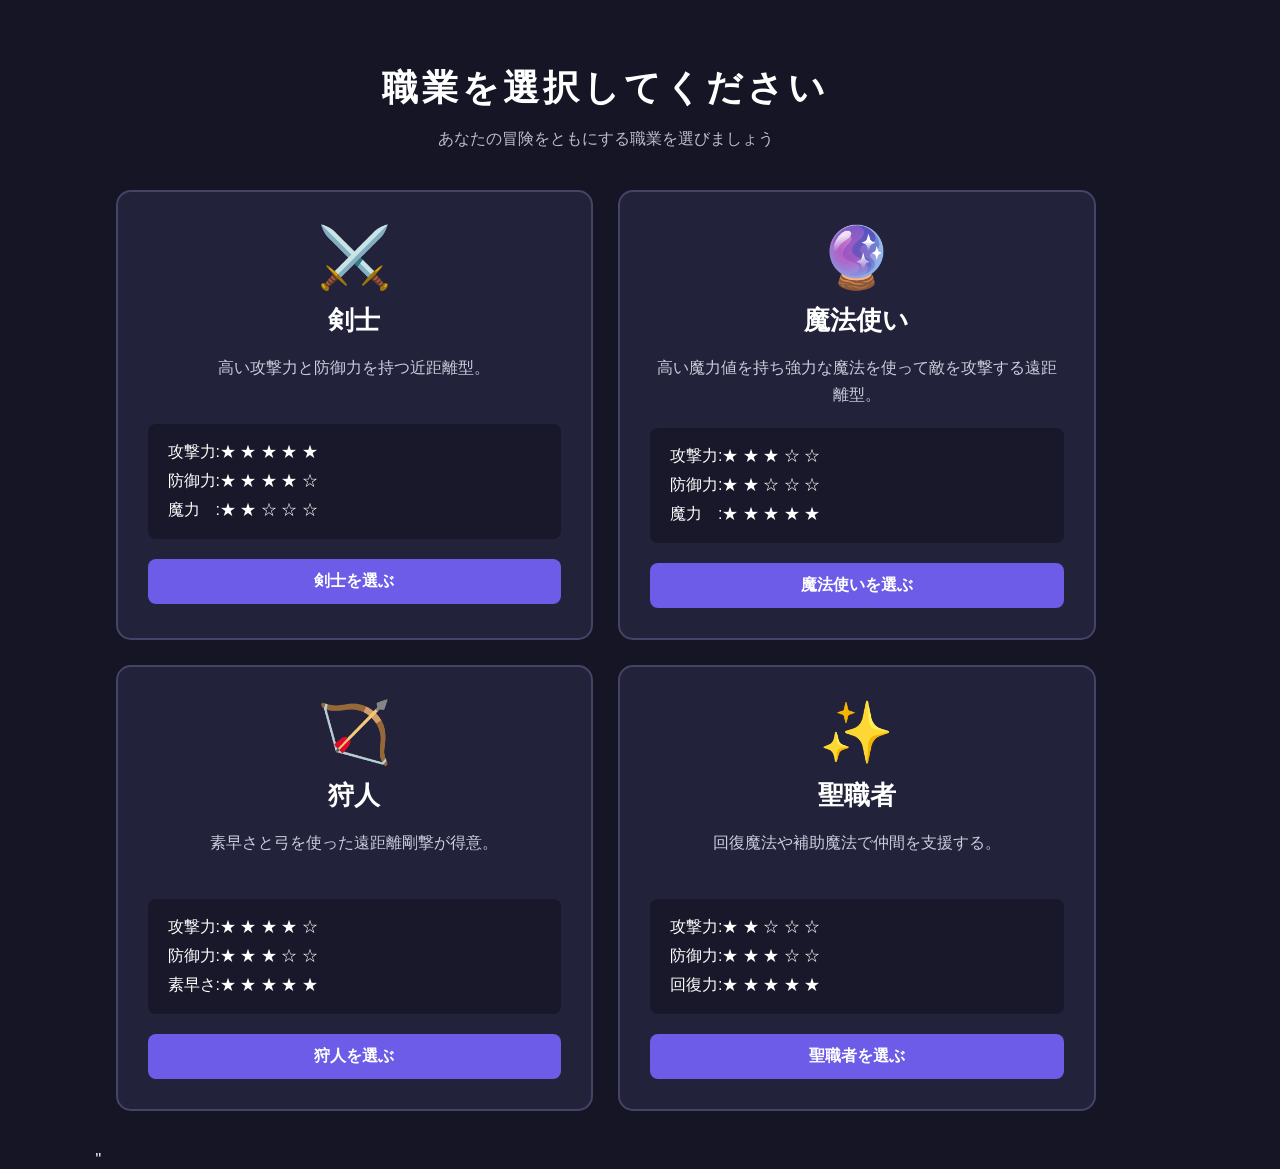
<file: job.html>
<doctype html>
<html lang="ja">
<head>
	<meta charset="UTF-8">
	<meta name="viewport" content="width=device-width, initial-scale=1.0">
	<title>職業選択</title>
	<link rel="stylesheet" href="job.css">
</head>

<body>
	<main class="job-container">

		<h1>職業を選択してください</h1>
		<p class="subtitle">あなたの冒険をともにする職業を選びましょう</p>

		<div class="job-list">

			<!-- 剣士 -->
			<div class="job-card">
				<div class="job-icon">⚔️ </div>
				<h2>剣士</h2>
				<p>高い攻撃力と防御力を持つ近距離型。</p>
				<div class="status">
					<p>攻撃力:★ ★ ★ ★ ★ </p>
					<p>防御力:★ ★ ★ ★ ☆ </p>
					<p>魔力　:★ ★ ☆ ☆ ☆ </p>
				</div>

				<button onclick="location.href='file:///home/n26015/Boxes/WebEx1/html_data/RPG/teame-E/choice3.html'">剣士を選ぶ</button>

			</div>

			<!-- 魔法使い -->
			<div class="job-card">
				<div class="job-icon">🔮</div>
				<h2>魔法使い</h2>
				<p>高い魔力値を持ち強力な魔法を使って敵を攻撃する遠距離型。</p>

				<div class="status">
					<p>攻撃力:★ ★ ★ ☆ ☆ </p>
					<p>防御力:★ ★ ☆ ☆ ☆ </p>
					<p>魔力　:★ ★ ★ ★ ★ </p>
				</div>

				<button onclick="location.href='file:///home/n26015/Boxes/WebEx1/html_data/RPG/teame-E/choice3.html'">魔法使いを選ぶ</button>
			</div>

			<!-- 狩人 -->
			<div class="job-card">
				<div class="job-icon">🏹</div>
				<h2>狩人</h2>
				<p>素早さと弓を使った遠距離剛撃が得意。</p>

				<div class="status">
					<p>攻撃力:★ ★ ★ ★ ☆ </p>
					<p>防御力:★ ★ ★ ☆ ☆ </p>
					<p>素早さ:★ ★ ★ ★ ★ </p>
				</div>

				<button onclick="location.href='file:///home/n26015/Boxes/WebEx1/html_data/RPG/teame-E/choice3.html'">狩人を選ぶ</button>
			</div>

			<!-- 聖職者 -->
			<div class="job-card">
				<div class="job-icon">✨</div>
				<h2>聖職者</h2>
				<p>回復魔法や補助魔法で仲間を支援する。</p>

				<div class="status">
					<p>攻撃力:★ ★ ☆ ☆ ☆ </p>
					<p>防御力:★ ★ ★ ☆ ☆ </p>
					<p>回復力:★ ★ ★ ★ ★ </p>
				</div>

				<button onclick="location.href='file:///home/n26015/Boxes/WebEx1/html_data/RPG/teame-E/choice3.html'">聖職者を選ぶ</button>
			</div>
		</div>

	</main>
</body>
"
</file>
<file: job.css>
/* ページ全体 *//
* {
    box-sizing: border-box;
}

body {
    margin: 0;
    min-height: 100vh;

    font-family: "Yu Gothic", "Meiryo", sans-serif;

    background: #151525;
    color: white;

    display: flex;
    justify-content: center;
    align-items: center;
}

/* 職業選択画面 */
.job-container {
    width: 90%;
    max-width: 1100px;

    text-align: center;

    padding: 40px 20px;
}

/* タイトル */
h1 {
    margin-bottom: 10px;

    font-size: 36px;
    letter-spacing: 4px;
}

.subtitle {
    margin-bottom: 40px;

    color: #bbbbcc;
}

/* 職業カード4枚 */
.job-list {
    display: grid;

    grid-template-columns: repeat(2, 1fr);

    gap: 25px;
}

/* カード */
.job-card {
    padding: 30px;

    background: #22223a;

    border: 2px solid #444466;
    border-radius: 15px;

    transition: 0.3s;
}

/* マウスを乗せたとき */
.job-card:hover {
    transform: translateY(-8px);

    border-color: #8f7cff;

    box-shadow: 0 10px 30px rgba(0, 0, 0, 0.5);
}

/* 職業アイコン */
.job-icon {
    font-size: 60px;

    margin-bottom: 10px;
}

/* 職業名 */
.job-card h2 {
    font-size: 26px;

    margin: 10px 0;
}

/* 説明 */
.job-card > p {
    color: #ccccdd;

    line-height: 1.7;

    min-height: 50px;
}

/* ステータス */
.status {
    margin: 20px 0;

    text-align: left;

    background: #18182a;

    padding: 10px 20px;

    border-radius: 8px;
}

.status p {
    margin: 8px 0;
}

/* ボタン */
button {
    width: 100%;

    padding: 12px;

    border: none;
    border-radius: 8px;

    background: #6c5ce7;
    color: white;

    font-size: 16px;
    font-weight: bold;

    cursor: pointer;

    transition: 0.2s;
}

/* ボタンにマウスを乗せたとき */
button:hover {
    background: #8f7cff;

    transform: scale(1.03);
}

/* スマホ対応 */
@media (max-width: 700px) {

    .job-list {
        grid-template-columns: 1fr;
    }

    h1 {
        font-size: 28px;
    }
}
</file>
